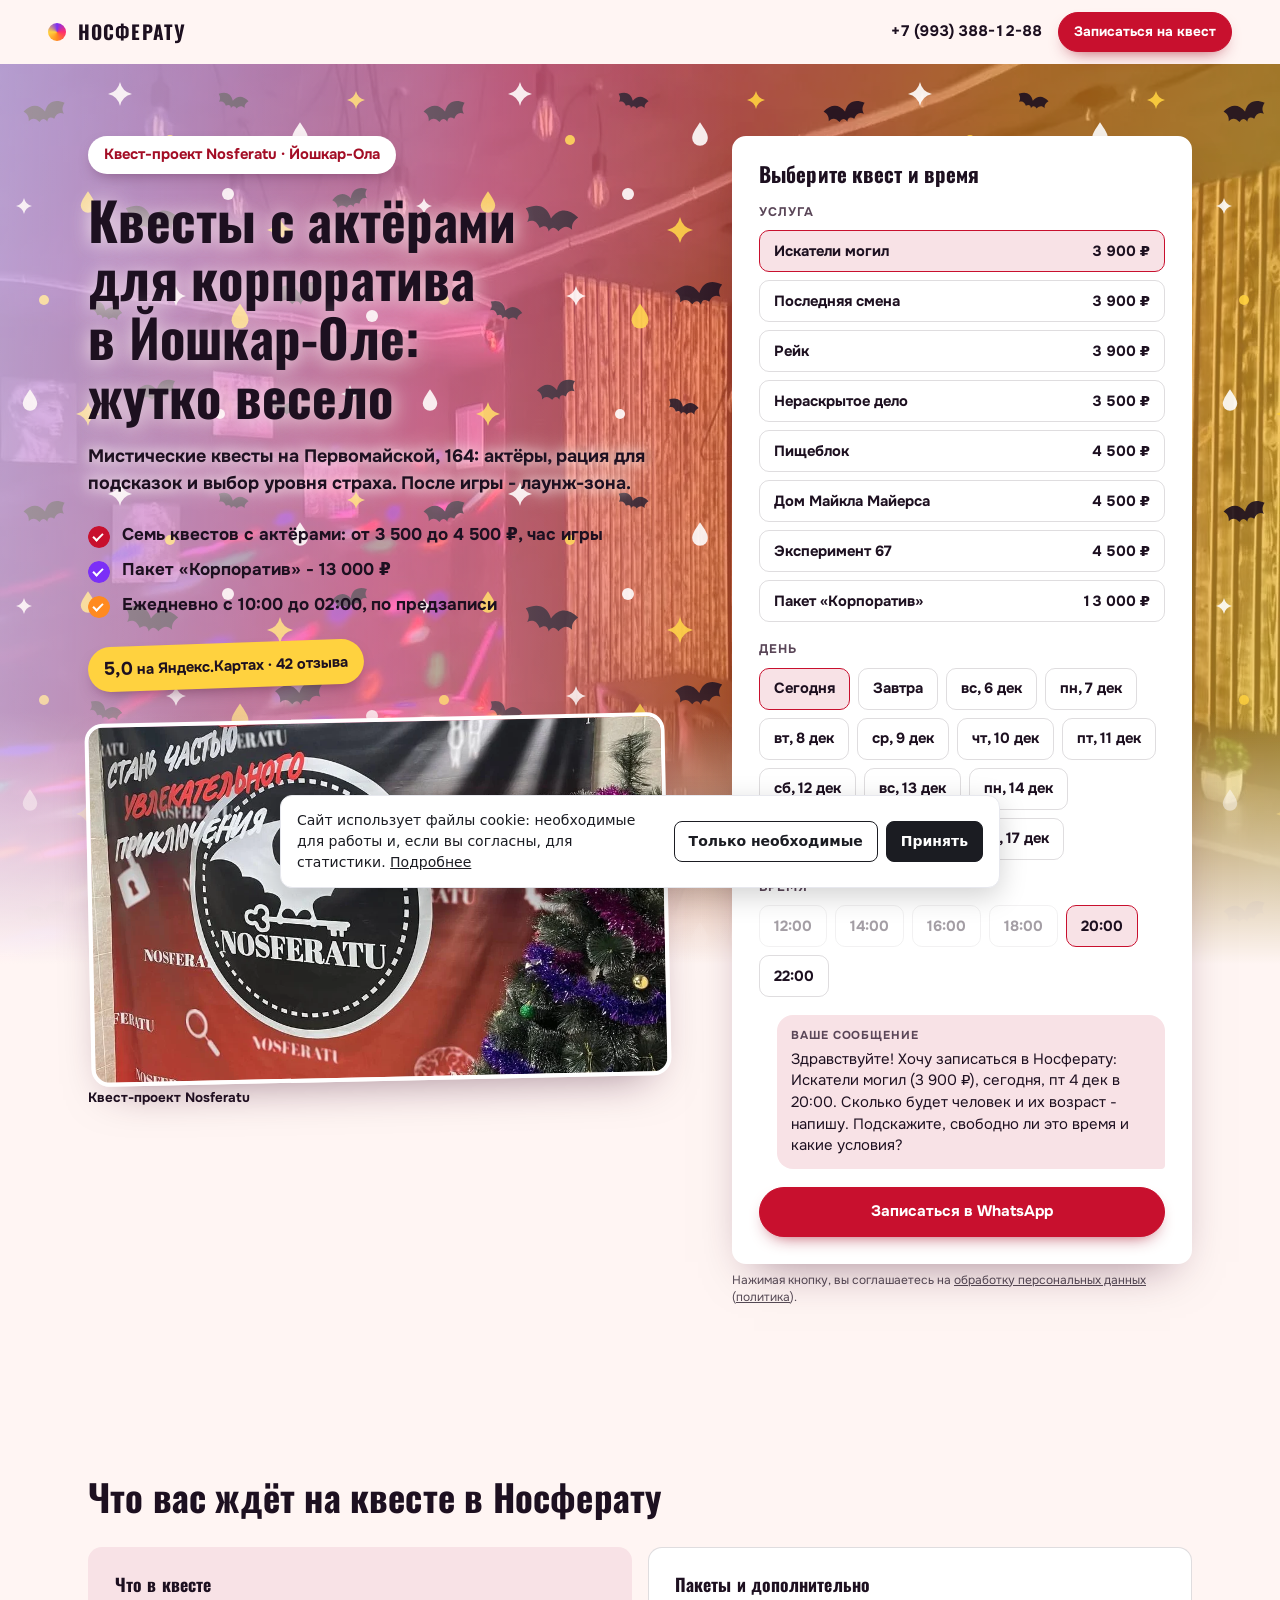
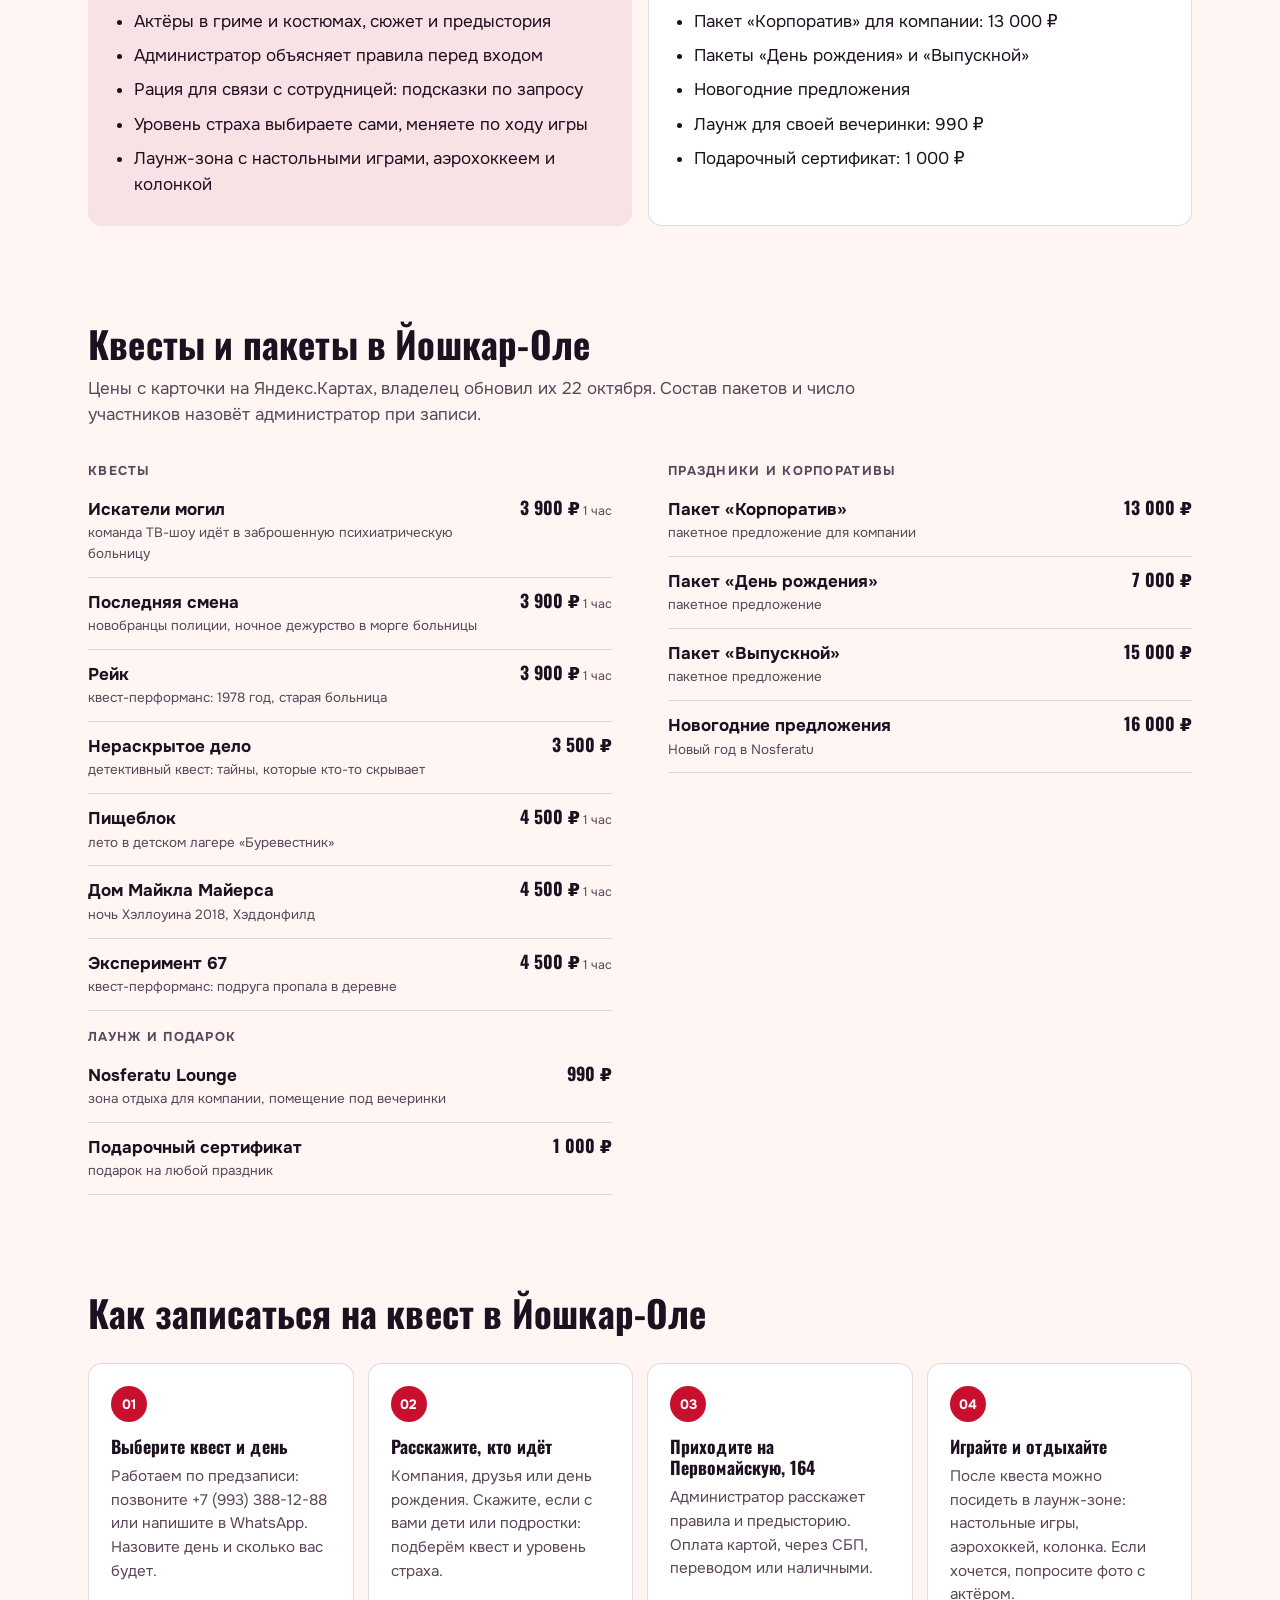
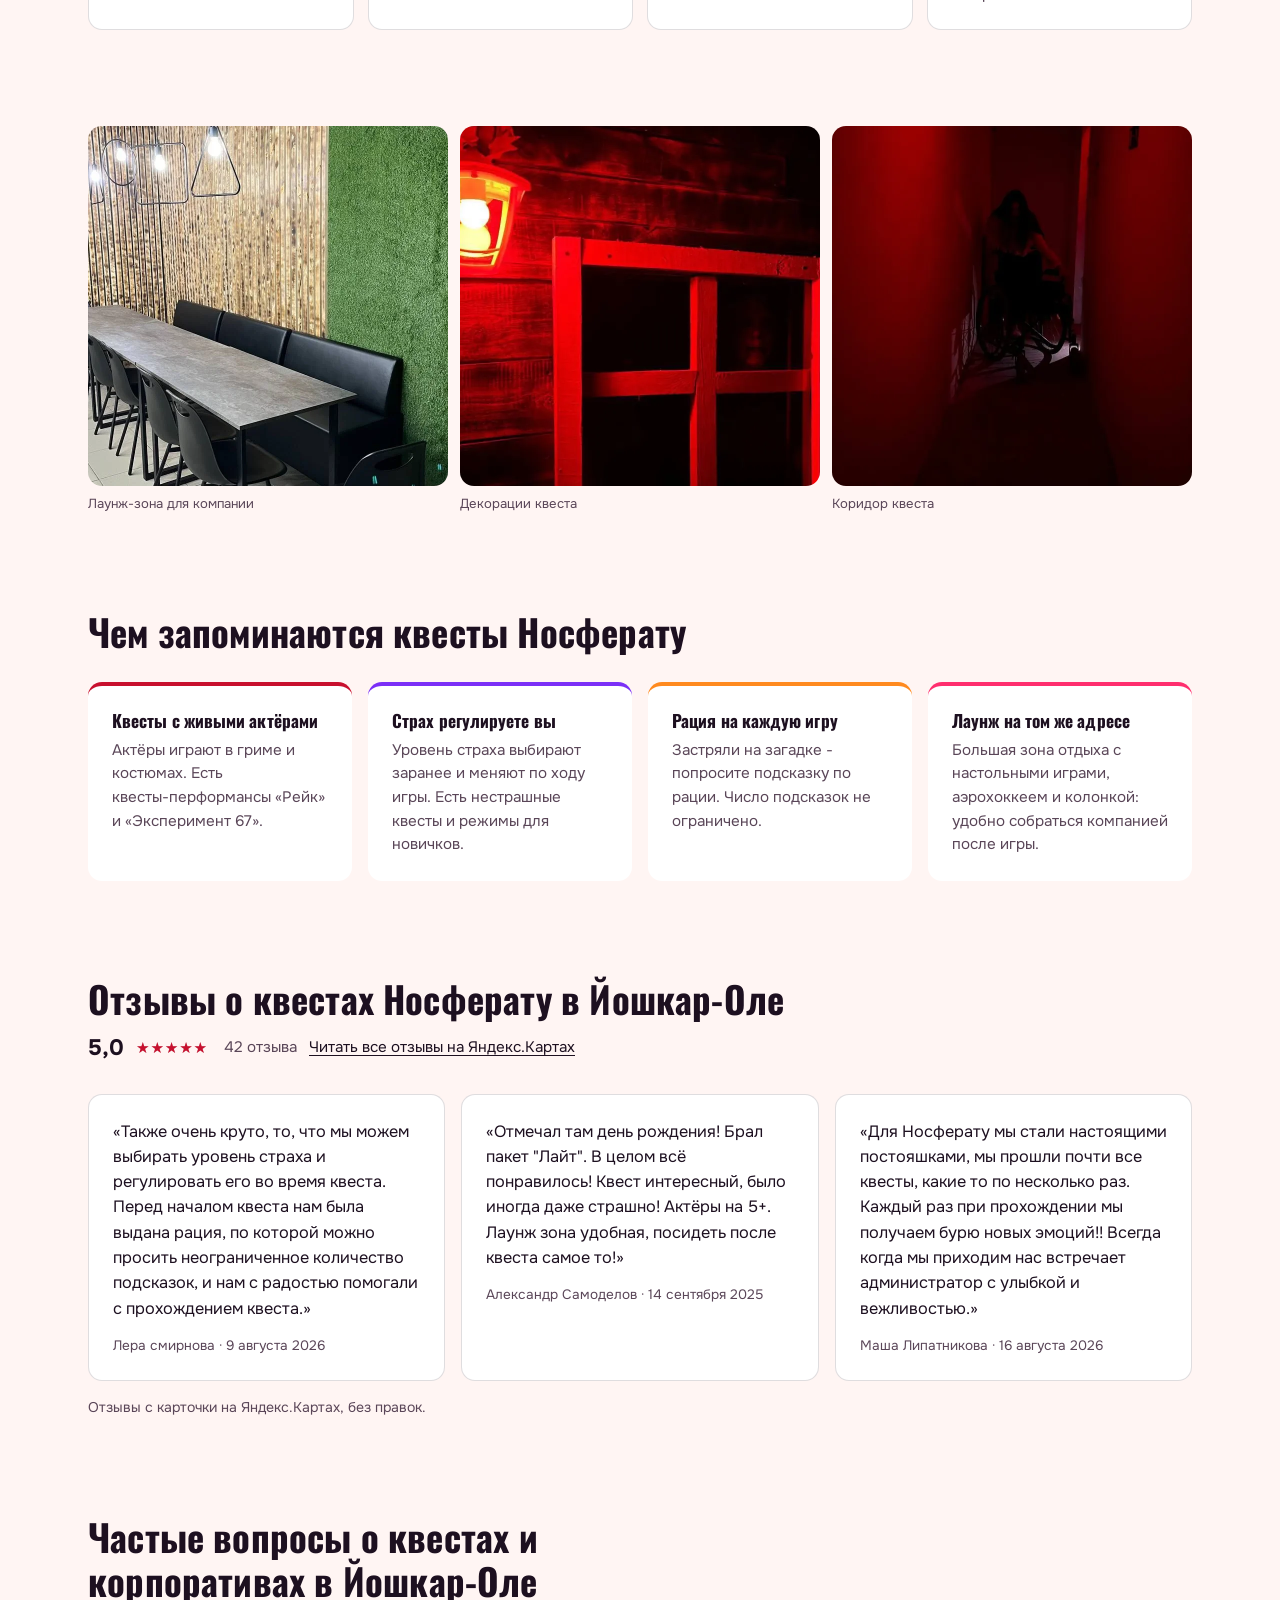
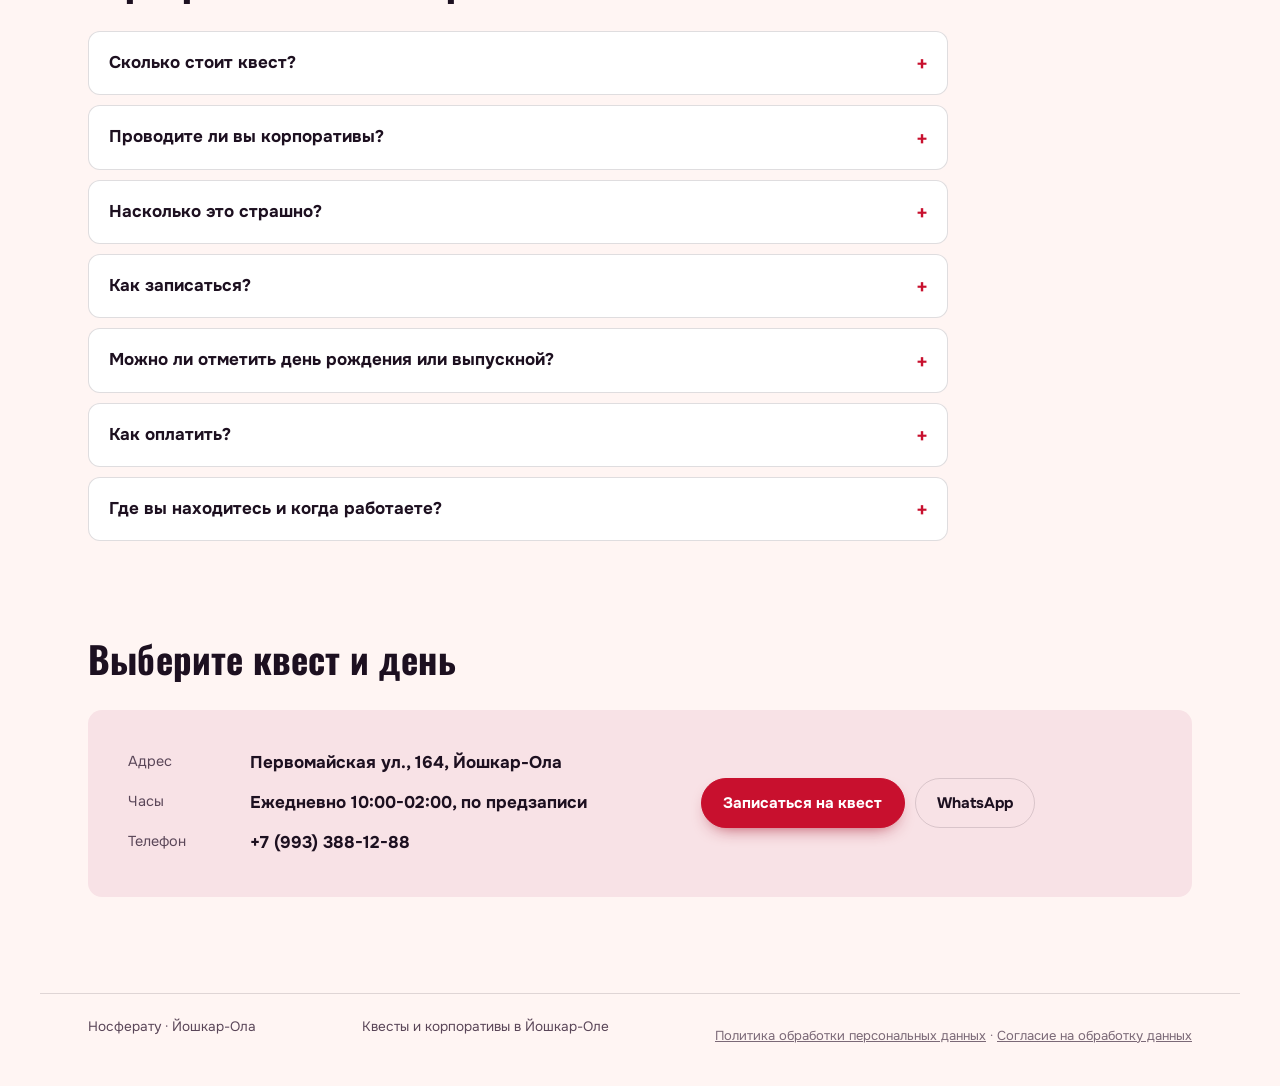
<file: index.html>
<!doctype html>
<html lang="ru">
<head>
<meta charset="utf-8">
<meta name="robots" content="noindex, nofollow" data-publish>
<meta name="viewport" content="width=device-width, initial-scale=1, viewport-fit=cover">
<title>Квесты с актёрами и корпоративы в Йошкар-Оле - Носферату</title>
<link rel="canonical" href="https://ajax55sv-cell.github.io/nosferatu-yoshkar-ola/">
<meta name="description" content="Квест-проект «Носферату» в Йошкар-Оле, Первомайская, 164: семь мистических квестов с актёрами от 3 500 ₽, пакет «Корпоратив» 13 000 ₽, лаунж-зона. 5,0 на Яндекс Картах, 42 отзыва. Запись по телефону и в WhatsApp.">
<meta property="og:type" content="website">
<meta property="og:url" content="https://ajax55sv-cell.github.io/nosferatu-yoshkar-ola/">
<meta property="og:site_name" content="Носферату">
<meta property="og:locale" content="ru_RU">
<meta property="og:title" content="Квесты с актёрами и корпоративы в Йошкар-Оле - Носферату">
<meta property="og:description" content="Квест-проект «Носферату» в Йошкар-Оле, Первомайская, 164: семь мистических квестов с актёрами от 3 500 ₽, пакет «Корпоратив» 13 000 ₽, лаунж-зона. 5,0 на Яндекс Картах, 42 отзыва. Запись по телефону и в WhatsApp.">
<meta property="og:image" content="https://ajax55sv-cell.github.io/nosferatu-yoshkar-ola/assets/og.jpg">
<link rel="preload" as="font" type="font/woff2" href="assets/fonts/oswald-cyrillic-700.woff2" crossorigin>
<link rel="preload" as="image" href="assets/hero.webp" fetchpriority="high">
<link rel="icon" href="data:image/svg+xml,%3Csvg xmlns=%27http://www.w3.org/2000/svg%27 viewBox=%270 0 32 32%27%3E%3Crect x=%276%27 y=%276%27 width=%2720%27 height=%2720%27 rx=%275%27 fill=%27%23c8102e%27/%3E%3C/svg%3E">
<style>
@font-face{font-family:'Oswald';font-style:normal;font-weight:700;font-display:swap;src:url('assets/fonts/oswald-cyrillic-700.woff2') format('woff2');unicode-range:U+0301,U+0400-045F,U+0490-0491,U+04B0-04B1,U+2116;}
@font-face{font-family:'Oswald';font-style:normal;font-weight:700;font-display:swap;src:url('assets/fonts/oswald-latin-700.woff2') format('woff2');unicode-range:U+0000-00FF,U+0131,U+0152-0153,U+02BB-02BC,U+02C6,U+02DA,U+02DC,U+2000-206F,U+20AC,U+2122,U+2191,U+2193,U+2212,U+2215;}
@font-face{font-family:'Onest';font-style:normal;font-weight:400;font-display:swap;src:url('assets/fonts/onest-cyrillic-400.woff2') format('woff2');unicode-range:U+0301,U+0400-045F,U+0490-0491,U+04B0-04B1,U+2116;}
@font-face{font-family:'Onest';font-style:normal;font-weight:400;font-display:swap;src:url('assets/fonts/onest-latin-400.woff2') format('woff2');unicode-range:U+0000-00FF,U+0131,U+0152-0153,U+02BB-02BC,U+02C6,U+02DA,U+02DC,U+2000-206F,U+20AC,U+2122,U+2191,U+2193,U+2212,U+2215;}
@font-face{font-family:'Onest';font-style:normal;font-weight:700;font-display:swap;src:url('assets/fonts/onest-cyrillic-700.woff2') format('woff2');unicode-range:U+0301,U+0400-045F,U+0490-0491,U+04B0-04B1,U+2116;}
@font-face{font-family:'Onest';font-style:normal;font-weight:700;font-display:swap;src:url('assets/fonts/onest-latin-700.woff2') format('woff2');unicode-range:U+0000-00FF,U+0131,U+0152-0153,U+02BB-02BC,U+02C6,U+02DA,U+02DC,U+2000-206F,U+20AC,U+2122,U+2191,U+2193,U+2212,U+2215;}

:root { --c-canvas: #fff5f3; --c-surface: #ffffff; --c-ink: #1d1020; --c-ink-soft: #5a4658; --c-accent: #c8102e; --c-accent-ink: #ffffff; --c-accent-deep: #a30d25; --f-display: 'Oswald', 'Arial Narrow', 'Segoe UI', system-ui, sans-serif; --f-text: 'Onest', 'Segoe UI', system-ui, sans-serif; --h1k: 1; }
</style>
<link rel="stylesheet" href="style-prod.css">
<script type="application/ld+json">[{"@context":"https://schema.org","@type":"EntertainmentBusiness","name":"Носферату","description":"Квест-проект в Йошкар-Оле: мистические квесты с актёрами, пакеты для корпоративов, дней рождения и выпускных, лаунж-зона.","url":"https://ajax55sv-cell.github.io/nosferatu-yoshkar-ola/","image":"https://ajax55sv-cell.github.io/nosferatu-yoshkar-ola/assets/og.jpg","telephone":"+79933881288","openingHoursSpecification":[{"@type":"OpeningHoursSpecification","dayOfWeek":["Monday","Tuesday","Wednesday","Thursday","Friday","Saturday","Sunday"],"opens":"10:00","closes":"02:00"}],"address":{"@type":"PostalAddress","streetAddress":"Первомайская улица, 164","addressLocality":"Йошкар-Ола","addressRegion":"Республика Марий Эл","addressCountry":"RU"},"aggregateRating":{"@type":"AggregateRating","ratingValue":"5.0","ratingCount":"57","reviewCount":"42"},"paymentAccepted":"Банковская карта, СБП, банковский перевод, наличные","hasOfferCatalog":{"@type":"OfferCatalog","name":"Квесты и пакеты","itemListElement":[{"@type":"Offer","itemOffered":{"@type":"Service","name":"Искатели могил"}},{"@type":"Offer","itemOffered":{"@type":"Service","name":"Последняя смена"}},{"@type":"Offer","itemOffered":{"@type":"Service","name":"Рейк"}},{"@type":"Offer","itemOffered":{"@type":"Service","name":"Нераскрытое дело"}},{"@type":"Offer","itemOffered":{"@type":"Service","name":"Пищеблок"}},{"@type":"Offer","itemOffered":{"@type":"Service","name":"Дом Майкла Майерса"}},{"@type":"Offer","itemOffered":{"@type":"Service","name":"Эксперимент 67"}},{"@type":"Offer","itemOffered":{"@type":"Service","name":"Пакет «Корпоратив»"}},{"@type":"Offer","itemOffered":{"@type":"Service","name":"Пакет «День рождения»"}},{"@type":"Offer","itemOffered":{"@type":"Service","name":"Пакет «Выпускной»"}},{"@type":"Offer","itemOffered":{"@type":"Service","name":"Новогодние предложения"}},{"@type":"Offer","itemOffered":{"@type":"Service","name":"Nosferatu Lounge"}},{"@type":"Offer","itemOffered":{"@type":"Service","name":"Подарочный сертификат"}}]},"sameAs":["https://yandex.ru/maps/org/nosferatu/34742345087/","https://vk.ru/nosferatu_yo","https://www.youtube.com/@nosferatu_yo"]},{"@context":"https://schema.org","@type":"FAQPage","mainEntity":[{"@type":"Question","name":"Сколько стоит квест?","acceptedAnswer":{"@type":"Answer","text":"Квесты на Первомайской стоят от 3 500 до 4 500 ₽, игра идёт около часа. Цены с карточки на Яндекс.Картах. Сколько человек может играть и что входит, назовёт администратор при записи."}},{"@type":"Question","name":"Проводите ли вы корпоративы?","acceptedAnswer":{"@type":"Answer","text":"Да, на карточке указаны корпоративные мероприятия и квесты для больших компаний. Есть пакет «Корпоратив» за 13 000 ₽. Что в него входит и на сколько человек, уточните по телефону +7 (993) 388-12-88."}},{"@type":"Question","name":"Насколько это страшно?","acceptedAnswer":{"@type":"Answer","text":"Уровень страха выбирают заранее и могут менять во время квеста, а по рации можно просить подсказки. Есть нестрашные квесты и режимы для новичков. Если идёте с детьми или подростками, скажите об этом при записи."}},{"@type":"Question","name":"Как записаться?","acceptedAnswer":{"@type":"Answer","text":"Работаем по предзаписи. Позвоните +7 (993) 388-12-88, напишите в WhatsApp или в сообщения группы ВКонтакте."}},{"@type":"Question","name":"Можно ли отметить день рождения или выпускной?","acceptedAnswer":{"@type":"Answer","text":"Да. Есть пакеты «День рождения» за 7 000 ₽ и «Выпускной» за 15 000 ₽, новогодние предложения и лаунж-зона для вечеринки за 990 ₽. Состав пакетов уточняйте при записи."}},{"@type":"Question","name":"Как оплатить?","acceptedAnswer":{"@type":"Answer","text":"Картой, через СБП, банковским переводом или наличными."}},{"@type":"Question","name":"Где вы находитесь и когда работаете?","acceptedAnswer":{"@type":"Answer","text":"Йошкар-Ола, Первомайская ул., 164. Работаем ежедневно с 10:00 до 02:00, по предзаписи. На этом адресе две локации с квестами."}}]}]</script>
<style>
/* legal-add */
.legal-links{margin-top:10px;font-size:13px;opacity:.8;hyphens:none}
.legal-links a{color:inherit}
.ckn{margin:8px 0 0;font-size:12px;line-height:1.45;opacity:.75;hyphens:none}
.ckn a{color:inherit;text-decoration:underline}
.ckb{position:fixed;left:12px;right:12px;bottom:12px;z-index:9999;max-width:720px;margin:0 auto;padding:14px 16px;background:#fff;color:#1b1c22;border:1px solid #e7e8ee;border-radius:12px;box-shadow:0 8px 28px rgba(0,0,0,.18);font:400 14px/1.5 system-ui,-apple-system,"Segoe UI",Arial,sans-serif;hyphens:none;display:flex;gap:12px;align-items:center;flex-wrap:wrap}
.ckb p{margin:0;flex:1 1 280px}
.ckb a{color:inherit;text-decoration:underline}
.ckb__b{display:flex;gap:8px;flex-wrap:wrap}
.ckb button{font:inherit;font-weight:600;padding:9px 14px;border-radius:8px;border:1px solid #1b1c22;background:#fff;color:#1b1c22;cursor:pointer}
.ckb button[data-v="all"]{background:#1b1c22;color:#fff}
</style>
</head>
<body class="s-prod" id="top" data-wa="79933881288" data-tg="" data-max="">
<header class="s-bar" data-s-bar>
  <a class="s-bar__brand" href="#top"><i aria-hidden="true"></i>Носферату</a>
  <div class="s-bar__right">
    <a class="s-bar__tel" href="tel:+79933881288"><span class="nw">+7 (993) 388-12-88</span></a>
    <a class="s-btn s-btn--sm" href="#widget">Записаться на квест</a>
  </div>
</header>
<main>
  <section class="s-hero">
    <div class="s-hero__text">
      <p class="s-eyebrow"><span class="nw">Квест-проект</span> Nosferatu · <span class="nw">Йошкар-Ола</span></p>
      <h1>Квесты с актёрами для корпоратива в <span class="nw">Йошкар-Оле</span>: жутко весело</h1>
      <p class="s-lead">Мистические квесты на Первомайской, 164: актёры, рация для подсказок и выбор уровня страха. После игры - <span class="nw">лаунж-зона</span>.</p>
      <ul class="s-ticks"><li>Семь квестов с актёрами: от 3 500 до 4 500 ₽, час игры</li><li>Пакет «Корпоратив» - 13 000 ₽</li><li>Ежедневно с 10:00 до 02:00, по предзаписи</li></ul>
      <p class="s-rating"><b>5,0</b> на Яндекс.Картах · 42 отзыва</p>
      <figure class="s-hero__photo"><img class="" src="assets/logo.webp" alt="Круглый логотип Nosferatu с летучей мышью и ключом на красно-чёрном баннере в холле квест-проекта" loading="lazy" decoding="async" style="object-position:50% 50%"><figcaption><span class="nw">Квест-проект</span> Nosferatu</figcaption></figure>
    </div>
    <div class="s-hero__widget" id="widget"><form class="s-widget" data-s-booking data-days="14" data-closed="" data-slots="12:00,14:00,16:00,18:00,20:00,22:00" data-message="Здравствуйте! Хочу записаться в Носферату: {услуга}, {день} в {время}. Сколько будет человек и их возраст - напишу. Подскажите, свободно ли это время и какие условия?" onsubmit="return false">
      <h2 class="s-widget__title">Выберите квест и время</h2>
      <fieldset><legend>Услуга</legend>
        <div class="s-chips s-chips--col"><label class="s-chip s-chip--row"><input type="radio" name="svc" value="0" data-name="Искатели могил" data-price="3900" data-from="" data-min="" checked><span>Искатели могил</span><b>3 900 ₽</b></label><label class="s-chip s-chip--row"><input type="radio" name="svc" value="1" data-name="Последняя смена" data-price="3900" data-from="" data-min=""><span>Последняя смена</span><b>3 900 ₽</b></label><label class="s-chip s-chip--row"><input type="radio" name="svc" value="2" data-name="Рейк" data-price="3900" data-from="" data-min=""><span>Рейк</span><b>3 900 ₽</b></label><label class="s-chip s-chip--row"><input type="radio" name="svc" value="3" data-name="Нераскрытое дело" data-price="3500" data-from="" data-min=""><span>Нераскрытое дело</span><b>3 500 ₽</b></label><label class="s-chip s-chip--row"><input type="radio" name="svc" value="4" data-name="Пищеблок" data-price="4500" data-from="" data-min=""><span>Пищеблок</span><b>4 500 ₽</b></label><label class="s-chip s-chip--row"><input type="radio" name="svc" value="5" data-name="Дом Майкла Майерса" data-price="4500" data-from="" data-min=""><span>Дом Майкла Майерса</span><b>4 500 ₽</b></label><label class="s-chip s-chip--row"><input type="radio" name="svc" value="6" data-name="Эксперимент 67" data-price="4500" data-from="" data-min=""><span>Эксперимент 67</span><b>4 500 ₽</b></label><label class="s-chip s-chip--row"><input type="radio" name="svc" value="7" data-name="Пакет «Корпоратив»" data-price="13000" data-from="" data-min=""><span>Пакет «Корпоратив»</span><b>13 000 ₽</b></label></div>
      </fieldset>
      <fieldset><legend>День</legend><div class="s-chips" data-s-days></div></fieldset>
      <fieldset><legend>Время</legend><div class="s-chips" data-s-times></div></fieldset>
      <div class="s-bubble" aria-live="polite"><span class="s-bubble__label">Ваше сообщение</span><p data-s-bubble></p></div>
      <div class="s-send">
        <a class="s-btn s-btn--wide" data-s-msg="whatsapp" href="https://wa.me/79933881288" target="_blank" rel="noopener">Записаться в WhatsApp</a>
        
      </div>
      <p class="s-send__note" data-s-copied hidden>Текст скопирован - вставьте его в чат.</p>
      
    </form><p class="ckn">Нажимая кнопку, вы соглашаетесь на <a href="soglasie.html">обработку персональных данных</a> (<a href="politika.html">политика</a>).</p></div>
    <figure class="s-hero__bg" aria-hidden="true"><img class="" src="assets/hero.webp" alt="Лаунж-зона квест-проекта: длинный стол и чёрные стулья у стены из бамбука, на полу цветные огни дискотечного шара" decoding="async" style="object-position:50% 50%" fetchpriority="high"></figure>
  </section>

  <section class="s-section s-reveal">
    <header class="s-section__head"><h2>Что вас ждёт на квесте в Носферату</h2></header>
    <div class="s-incl">
      <div><h3>Что в квесте</h3><ul><li>Актёры в гриме и костюмах, сюжет и предыстория</li><li>Администратор объясняет правила перед входом</li><li>Рация для связи с сотрудницей: подсказки по запросу</li><li>Уровень страха выбираете сами, меняете по ходу игры</li><li><span class="nw">Лаунж-зона</span> с настольными играми, аэрохоккеем и колонкой</li></ul></div>
      <div><h3>Пакеты и дополнительно</h3><ul><li>Пакет «Корпоратив» для компании: 13 000 ₽</li><li>Пакеты «День рождения» и «Выпускной»</li><li>Новогодние предложения</li><li>Лаунж для своей вечеринки: 990 ₽</li><li>Подарочный сертификат: 1 000 ₽</li></ul></div>
    </div>
  </section>

  <section class="s-section s-reveal" id="prices">
    <header class="s-section__head"><h2>Квесты и пакеты в <span class="nw">Йошкар-Оле</span></h2><p>Цены с карточки на Яндекс.Картах, владелец обновил их 22 октября. Состав пакетов и число участников назовёт администратор при записи.</p></header>
    <div class="s-board"><div class="s-board__group">
      <h3 class="s-board__title">Квесты</h3>
      <ul class="s-board__list">
        <li class="s-board__row"><span class="s-board__name">Искатели могил<em>команда <span class="nw">ТВ-шоу</span> идёт в заброшенную психиатрическую больницу</em></span><span class="s-board__dots" aria-hidden="true"></span><span class="s-board__price">3 900 ₽<small> 1 час</small></span></li>
        <li class="s-board__row"><span class="s-board__name">Последняя смена<em>новобранцы полиции, ночное дежурство в морге больницы</em></span><span class="s-board__dots" aria-hidden="true"></span><span class="s-board__price">3 900 ₽<small> 1 час</small></span></li>
        <li class="s-board__row"><span class="s-board__name">Рейк<em><span class="nw">квест-перформанс</span>: 1978 год, старая больница</em></span><span class="s-board__dots" aria-hidden="true"></span><span class="s-board__price">3 900 ₽<small> 1 час</small></span></li>
        <li class="s-board__row"><span class="s-board__name">Нераскрытое дело<em>детективный квест: тайны, которые <span class="nw">кто-то</span> скрывает</em></span><span class="s-board__dots" aria-hidden="true"></span><span class="s-board__price">3 500 ₽</span></li>
        <li class="s-board__row"><span class="s-board__name">Пищеблок<em>лето в детском лагере «Буревестник»</em></span><span class="s-board__dots" aria-hidden="true"></span><span class="s-board__price">4 500 ₽<small> 1 час</small></span></li>
        <li class="s-board__row"><span class="s-board__name">Дом Майкла Майерса<em>ночь Хэллоуина 2018, Хэддонфилд</em></span><span class="s-board__dots" aria-hidden="true"></span><span class="s-board__price">4 500 ₽<small> 1 час</small></span></li>
        <li class="s-board__row"><span class="s-board__name">Эксперимент 67<em><span class="nw">квест-перформанс</span>: подруга пропала в деревне</em></span><span class="s-board__dots" aria-hidden="true"></span><span class="s-board__price">4 500 ₽<small> 1 час</small></span></li>
      </ul>
    </div>
<div class="s-board__group">
      <h3 class="s-board__title">Праздники и корпоративы</h3>
      <ul class="s-board__list">
        <li class="s-board__row"><span class="s-board__name">Пакет «Корпоратив»<em>пакетное предложение для компании</em></span><span class="s-board__dots" aria-hidden="true"></span><span class="s-board__price">13 000 ₽</span></li>
        <li class="s-board__row"><span class="s-board__name">Пакет «День рождения»<em>пакетное предложение</em></span><span class="s-board__dots" aria-hidden="true"></span><span class="s-board__price">7 000 ₽</span></li>
        <li class="s-board__row"><span class="s-board__name">Пакет «Выпускной»<em>пакетное предложение</em></span><span class="s-board__dots" aria-hidden="true"></span><span class="s-board__price">15 000 ₽</span></li>
        <li class="s-board__row"><span class="s-board__name">Новогодние предложения<em>Новый год в Nosferatu</em></span><span class="s-board__dots" aria-hidden="true"></span><span class="s-board__price">16 000 ₽</span></li>
      </ul>
    </div>
<div class="s-board__group">
      <h3 class="s-board__title">Лаунж и подарок</h3>
      <ul class="s-board__list">
        <li class="s-board__row"><span class="s-board__name">Nosferatu Lounge<em>зона отдыха для компании, помещение под вечеринки</em></span><span class="s-board__dots" aria-hidden="true"></span><span class="s-board__price">990 ₽</span></li>
        <li class="s-board__row"><span class="s-board__name">Подарочный сертификат<em>подарок на любой праздник</em></span><span class="s-board__dots" aria-hidden="true"></span><span class="s-board__price">1 000 ₽</span></li>
      </ul>
    </div></div>
    
  </section>

  <section class="s-section s-reveal">
    <header class="s-section__head"><h2>Как записаться на квест в <span class="nw">Йошкар-Оле</span></h2></header>
    <ol class="s-steps">
      <li class="s-steps__item"><span class="s-steps__n">01</span><h3>Выберите квест и день</h3><p>Работаем по предзаписи: позвоните <span class="nw">+7 (993) 388-12-88</span> или напишите в WhatsApp. Назовите день и сколько вас будет.</p></li>
      <li class="s-steps__item"><span class="s-steps__n">02</span><h3>Расскажите, кто идёт</h3><p>Компания, друзья или день рождения. Скажите, если с вами дети или подростки: подберём квест и уровень страха.</p></li>
      <li class="s-steps__item"><span class="s-steps__n">03</span><h3>Приходите на Первомайскую, 164</h3><p>Администратор расскажет правила и предысторию. Оплата картой, через СБП, переводом или наличными.</p></li>
      <li class="s-steps__item"><span class="s-steps__n">04</span><h3>Играйте и отдыхайте</h3><p>После квеста можно посидеть в <span class="nw">лаунж-зоне</span>: настольные игры, аэрохоккей, колонка. Если хочется, попросите фото с актёром.</p></li>
    </ol>
  </section>

  <section class="s-photos s-reveal" aria-label="Фото Носферату"><h2 class="sr-only">Фото <span class="nw">лаунж-зоны</span> и декораций квестов Носферату в <span class="nw">Йошкар-Оле</span></h2><figure><img class="" src="assets/lounge.webp" alt="Длинный стол с чёрными стульями и диванами у стены из бамбука и искусственной травы в лаунж-зоне" loading="lazy" decoding="async"><figcaption><span class="nw">Лаунж-зона</span> для компании</figcaption></figure><figure><img class="" src="assets/okno.webp" alt="Красный фонарь и окно на деревянной стене в декорациях квеста" loading="lazy" decoding="async"><figcaption>Декорации квеста</figcaption></figure><figure><img class="" src="assets/koridor.webp" alt="Длинный коридор в красном свете, в конце силуэт девушки" loading="lazy" decoding="async"><figcaption>Коридор квеста</figcaption></figure></section>

  <section class="s-section s-reveal">
    <header class="s-section__head"><h2>Чем запоминаются квесты Носферату</h2></header>
    <ul class="s-promises">
      <li><h3>Квесты с живыми актёрами</h3><p>Актёры играют в гриме и костюмах. Есть <span class="nw">квесты-перформансы</span> «Рейк» и «Эксперимент 67».</p></li>
      <li><h3>Страх регулируете вы</h3><p>Уровень страха выбирают заранее и меняют по ходу игры. Есть нестрашные квесты и режимы для новичков.</p></li>
      <li><h3>Рация на каждую игру</h3><p>Застряли на загадке - попросите подсказку по рации. Число подсказок не ограничено.</p></li>
      <li><h3>Лаунж на том же адресе</h3><p>Большая зона отдыха с настольными играми, аэрохоккеем и колонкой: удобно собраться компанией после игры.</p></li>
    </ul>
  </section>

  <section class="s-section s-reveal">
    <header class="s-section__head s-section__head--reviews"><h2>Отзывы о квестах Носферату в <span class="nw">Йошкар-Оле</span></h2><p class="s-reviews__rating"><span class="s-reviews__num">5,0</span><span class="s-reviews__stars" style="--r: 5" aria-label="рейтинг 5,0 из 5"></span><span class="s-reviews__count">42 отзыва</span><a class="s-reviews__all" href="https://yandex.ru/maps/org/nosferatu/34742345087/" target="_blank" rel="noopener">Читать все отзывы на Яндекс.Картах</a></p></header>
    <ul class="s-reviews">
      <li><blockquote>«Также очень круто, то, что мы можем выбирать уровень страха и регулировать его во время квеста. Перед началом квеста нам была выдана рация, по которой можно просить неограниченное количество подсказок, и нам с радостью помогали с прохождением квеста.»</blockquote><p class="s-reviews__who">Лера смирнова · 9 августа 2026</p></li>
      <li><blockquote>«Отмечал там день рождения! Брал пакет "Лайт". В целом всё понравилось! Квест интересный, было иногда даже страшно! Актёры на 5+. Лаунж зона удобная, посидеть после квеста самое то!»</blockquote><p class="s-reviews__who">Александр Самоделов · 14 сентября 2025</p></li>
      <li><blockquote>«Для Носферату мы стали настоящими постояшками, мы прошли почти все квесты, какие то по несколько раз. Каждый раз при прохождении мы получаем бурю новых эмоций!! Всегда когда мы приходим нас встречает администратор с улыбкой и вежливостью.»</blockquote><p class="s-reviews__who">Маша Липатникова · 16 августа 2026</p></li>
    </ul>
    <p class="s-note">Отзывы с карточки на Яндекс.Картах, без правок.</p>
  </section>

  <section class="s-section s-reveal">
    <header class="s-section__head"><h2>Частые вопросы о квестах и корпоративах в <span class="nw">Йошкар-Оле</span></h2></header>
    <div class="s-faq"><details><summary>Сколько стоит квест?</summary><p>Квесты на Первомайской стоят от 3 500 до 4 500 ₽, игра идёт около часа. Цены с карточки на Яндекс.Картах. Сколько человек может играть и что входит, назовёт администратор при записи.</p></details><details><summary>Проводите ли вы корпоративы?</summary><p>Да, на карточке указаны корпоративные мероприятия и квесты для больших компаний. Есть пакет «Корпоратив» за 13 000 ₽. Что в него входит и на сколько человек, уточните по телефону <span class="nw">+7 (993) 388-12-88</span>.</p></details><details><summary>Насколько это страшно?</summary><p>Уровень страха выбирают заранее и могут менять во время квеста, а по рации можно просить подсказки. Есть нестрашные квесты и режимы для новичков. Если идёте с детьми или подростками, скажите об этом при записи.</p></details><details><summary>Как записаться?</summary><p>Работаем по предзаписи. Позвоните <span class="nw">+7 (993) 388-12-88</span>, напишите в WhatsApp или в сообщения группы ВКонтакте.</p></details><details><summary>Можно ли отметить день рождения или выпускной?</summary><p>Да. Есть пакеты «День рождения» за 7 000 ₽ и «Выпускной» за 15 000 ₽, новогодние предложения и <span class="nw">лаунж-зона</span> для вечеринки за 990 ₽. Состав пакетов уточняйте при записи.</p></details><details><summary>Как оплатить?</summary><p>Картой, через СБП, банковским переводом или наличными.</p></details><details><summary>Где вы находитесь и когда работаете?</summary><p><span class="nw">Йошкар-Ола</span>, Первомайская ул., 164. Работаем ежедневно с 10:00 до 02:00, по предзаписи. На этом адресе две локации с квестами.</p></details></div>
  </section>

  <section class="s-section s-final s-reveal" id="contacts">
    <header class="s-section__head"><h2>Выберите квест и день</h2></header>
    <div class="s-contacts">
      <dl>
        <div><dt>Адрес</dt><dd>Первомайская ул., 164, <span class="nw">Йошкар-Ола</span></dd></div>
        <div><dt>Часы</dt><dd>Ежедневно 10:00-02:00, по предзаписи</dd></div>
        <div><dt>Телефон</dt><dd><a href="tel:+79933881288"><span class="nw">+7 (993) 388-12-88</span></a></dd></div>
      </dl>
      <div class="s-contacts__actions">
        <a class="s-btn" href="#widget">Записаться на квест</a>
        <a class="s-btn s-btn--ghost" data-s-msg="whatsapp" href="https://wa.me/79933881288" target="_blank" rel="noopener">WhatsApp</a>
        
      </div>
    </div>
  </section>
</main>
<footer class="s-foot"><p>Носферату · <span class="nw">Йошкар-Ола</span></p><p>Квесты и корпоративы в <span class="nw">Йошкар-Оле</span></p><p class="legal-links"><a href="politika.html">Политика обработки персональных данных</a> · <a href="soglasie.html">Согласие на обработку данных</a></p></footer>
<nav class="s-dock" aria-label="Быстрая связь"><a class="s-btn" href="#widget">Записаться на квест</a><a class="s-btn s-btn--ghost" href="tel:+79933881288">Позвонить</a></nav>
<script src="style.js" defer></script>
<script>
(function(){var K='cookie-choice';try{if(localStorage.getItem(K))return}catch(e){}
var b=document.createElement('div');b.className='ckb';b.setAttribute('role','dialog');b.setAttribute('aria-label','Файлы cookie');
b.innerHTML='<p>Сайт использует файлы cookie: необходимые для работы и, если вы согласны, для статистики. <a href="politika.html">Подробнее</a></p><div class="ckb__b"><button type="button" data-v="necessary">Только необходимые</button><button type="button" data-v="all">Принять</button></div>';
b.addEventListener('click',function(e){var v=e.target.getAttribute&&e.target.getAttribute('data-v');if(!v)return;try{localStorage.setItem(K,v)}catch(x){}try{document.dispatchEvent(new CustomEvent('cookie-choice',{detail:v}))}catch(x){}b.remove()});
document.body.appendChild(b)})();
</script>
<!-- legal-add -->
</body>
</html>
</file>
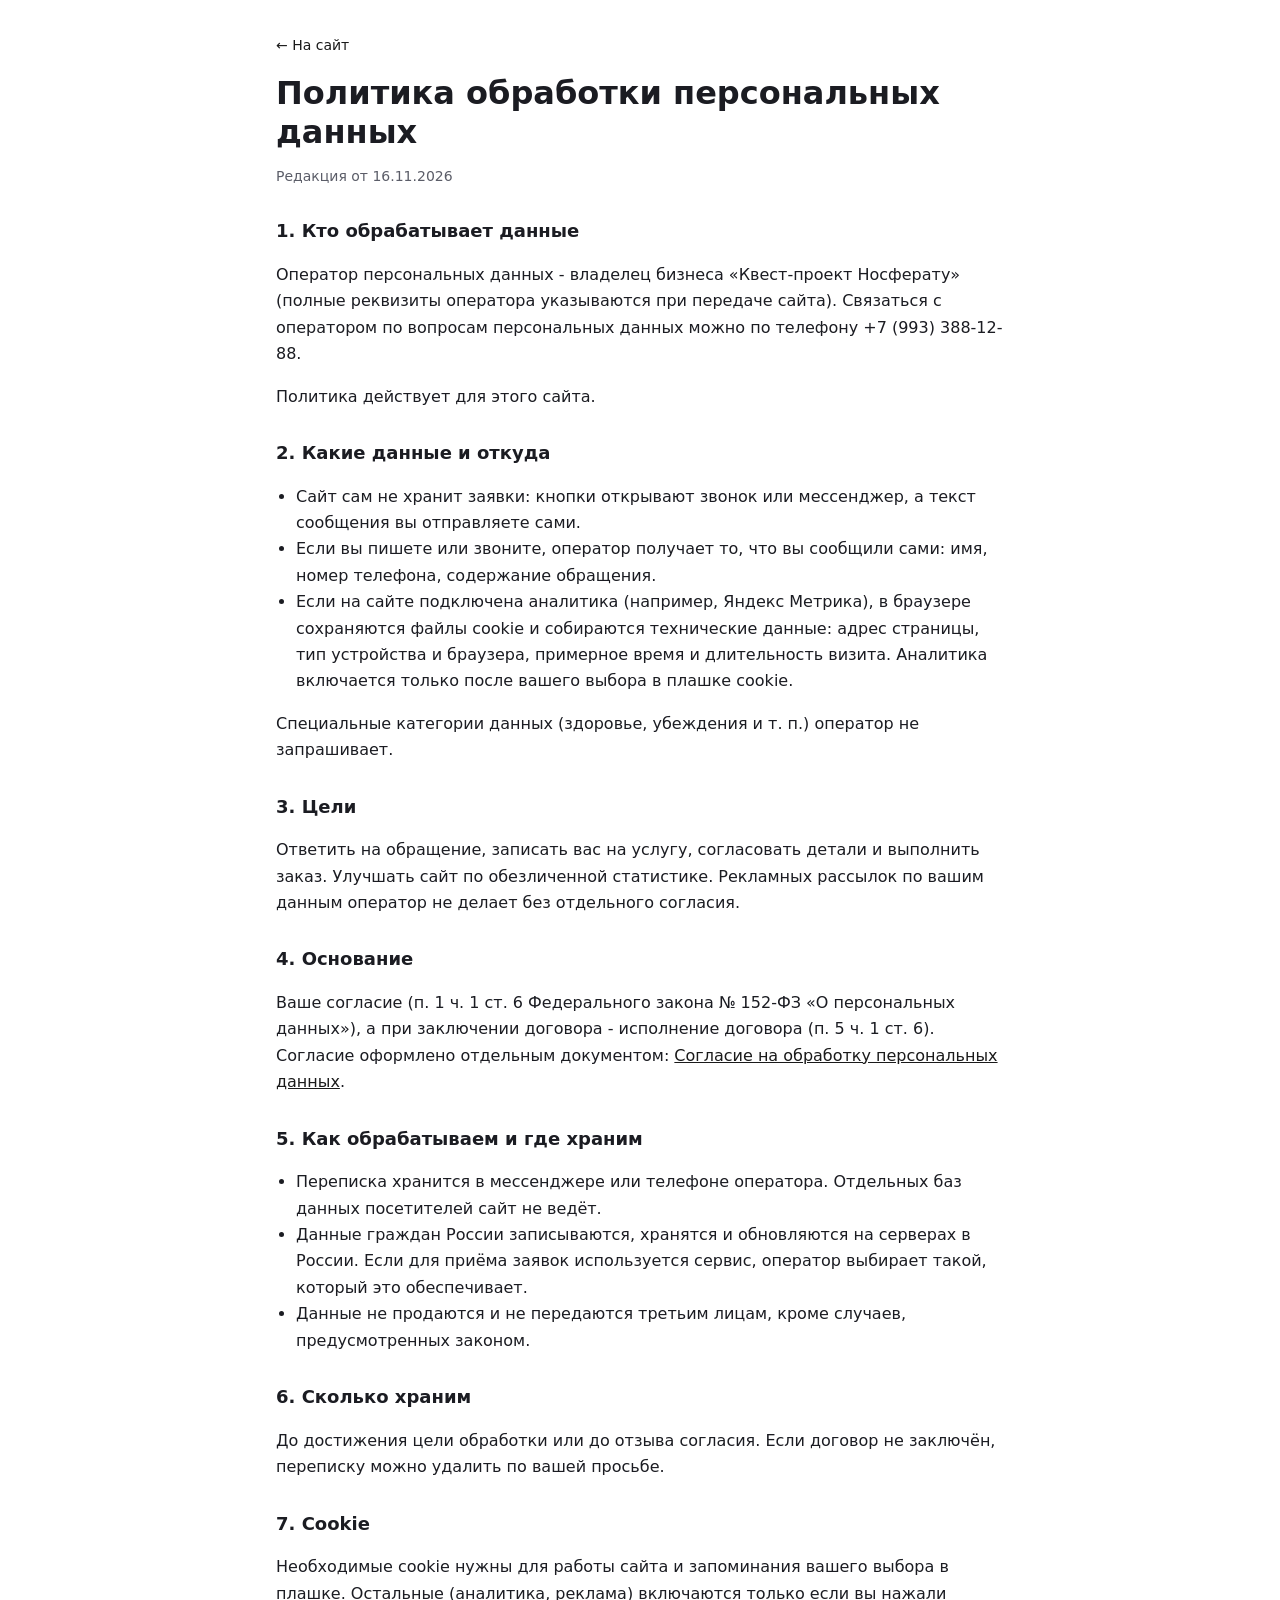
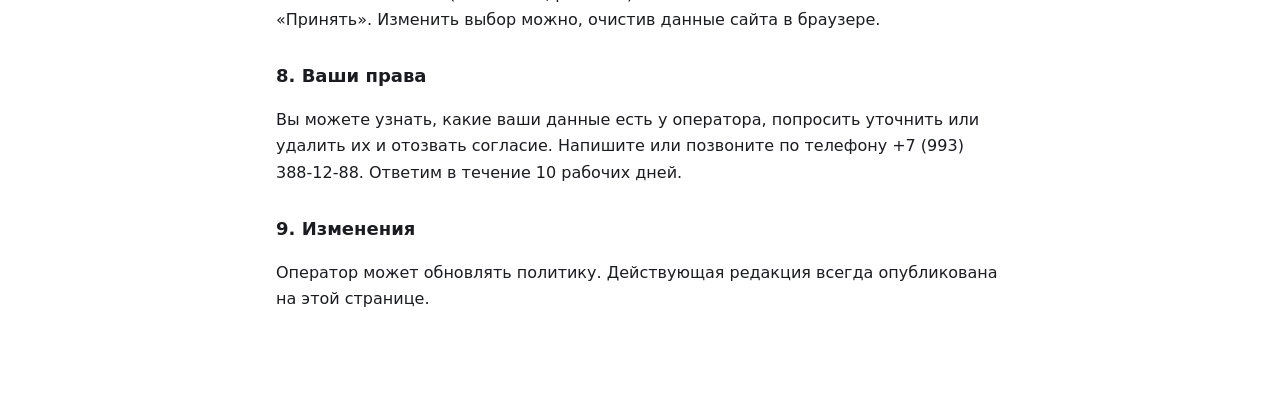
<file: politika.html>
<!doctype html>
<html lang="ru">
<head>
<meta charset="utf-8">
<meta name="viewport" content="width=device-width, initial-scale=1">
<title>Политика обработки персональных данных - Квест-проект Носферату</title>
<style>:root{--accent:#1a1a1a;--ink:#1b1c22;--ink-2:#5b5d68;--line:#e7e8ee}
*{box-sizing:border-box}
html,body,h1,h2,p,li{hyphens:none;-webkit-hyphens:none}
body{margin:0;background:#fff;color:var(--ink);font:400 16px/1.65 system-ui,-apple-system,"Segoe UI",Arial,sans-serif}
main{max-width:760px;margin:0 auto;padding:32px 16px 64px}
a{color:var(--accent)}
h1{font-size:clamp(24px,4vw,32px);line-height:1.2;margin:16px 0 6px}
h2{font-size:18px;margin:28px 0 8px}
.muted{color:var(--ink-2);font-size:14px}
.back{font-size:14px;text-decoration:none}
ul{padding-left:20px}</style>
</head>
<body>
<main>
<a class="back" href="./">← На сайт</a>
<h1>Политика обработки персональных данных</h1>
<p class="muted">Редакция от 16.11.2026</p>

<h2>1. Кто обрабатывает данные</h2>
<p>Оператор персональных данных - владелец бизнеса «Квест-проект Носферату» (полные реквизиты оператора указываются при передаче сайта). Связаться с оператором по вопросам персональных данных можно по телефону +7 (993) 388-12-88.</p>
<p>Политика действует для этого сайта.</p>

<h2>2. Какие данные и откуда</h2>
<ul>
<li>Сайт сам не хранит заявки: кнопки открывают звонок или мессенджер, а текст сообщения вы отправляете сами.</li>
<li>Если вы пишете или звоните, оператор получает то, что вы сообщили сами: имя, номер телефона, содержание обращения.</li>
<li>Если на сайте подключена аналитика (например, Яндекс Метрика), в браузере сохраняются файлы cookie и собираются технические данные: адрес страницы, тип устройства и браузера, примерное время и длительность визита. Аналитика включается только после вашего выбора в плашке cookie.</li>
</ul>
<p>Специальные категории данных (здоровье, убеждения и т. п.) оператор не запрашивает.</p>

<h2>3. Цели</h2>
<p>Ответить на обращение, записать вас на услугу, согласовать детали и выполнить заказ. Улучшать сайт по обезличенной статистике. Рекламных рассылок по вашим данным оператор не делает без отдельного согласия.</p>

<h2>4. Основание</h2>
<p>Ваше согласие (п. 1 ч. 1 ст. 6 Федерального закона № 152-ФЗ «О персональных данных»), а при заключении договора - исполнение договора (п. 5 ч. 1 ст. 6). Согласие оформлено отдельным документом: <a href="soglasie.html">Согласие на обработку персональных данных</a>.</p>

<h2>5. Как обрабатываем и где храним</h2>
<ul>
<li>Переписка хранится в мессенджере или телефоне оператора. Отдельных баз данных посетителей сайт не ведёт.</li>
<li>Данные граждан России записываются, хранятся и обновляются на серверах в России. Если для приёма заявок используется сервис, оператор выбирает такой, который это обеспечивает.</li>
<li>Данные не продаются и не передаются третьим лицам, кроме случаев, предусмотренных законом.</li>
</ul>

<h2>6. Сколько храним</h2>
<p>До достижения цели обработки или до отзыва согласия. Если договор не заключён, переписку можно удалить по вашей просьбе.</p>

<h2>7. Cookie</h2>
<p>Необходимые cookie нужны для работы сайта и запоминания вашего выбора в плашке. Остальные (аналитика, реклама) включаются только если вы нажали «Принять». Изменить выбор можно, очистив данные сайта в браузере.</p>

<h2>8. Ваши права</h2>
<p>Вы можете узнать, какие ваши данные есть у оператора, попросить уточнить или удалить их и отозвать согласие. Напишите или позвоните по телефону +7 (993) 388-12-88. Ответим в течение 10 рабочих дней.</p>

<h2>9. Изменения</h2>
<p>Оператор может обновлять политику. Действующая редакция всегда опубликована на этой странице.</p>

</main>
</body>
</html>
</file>
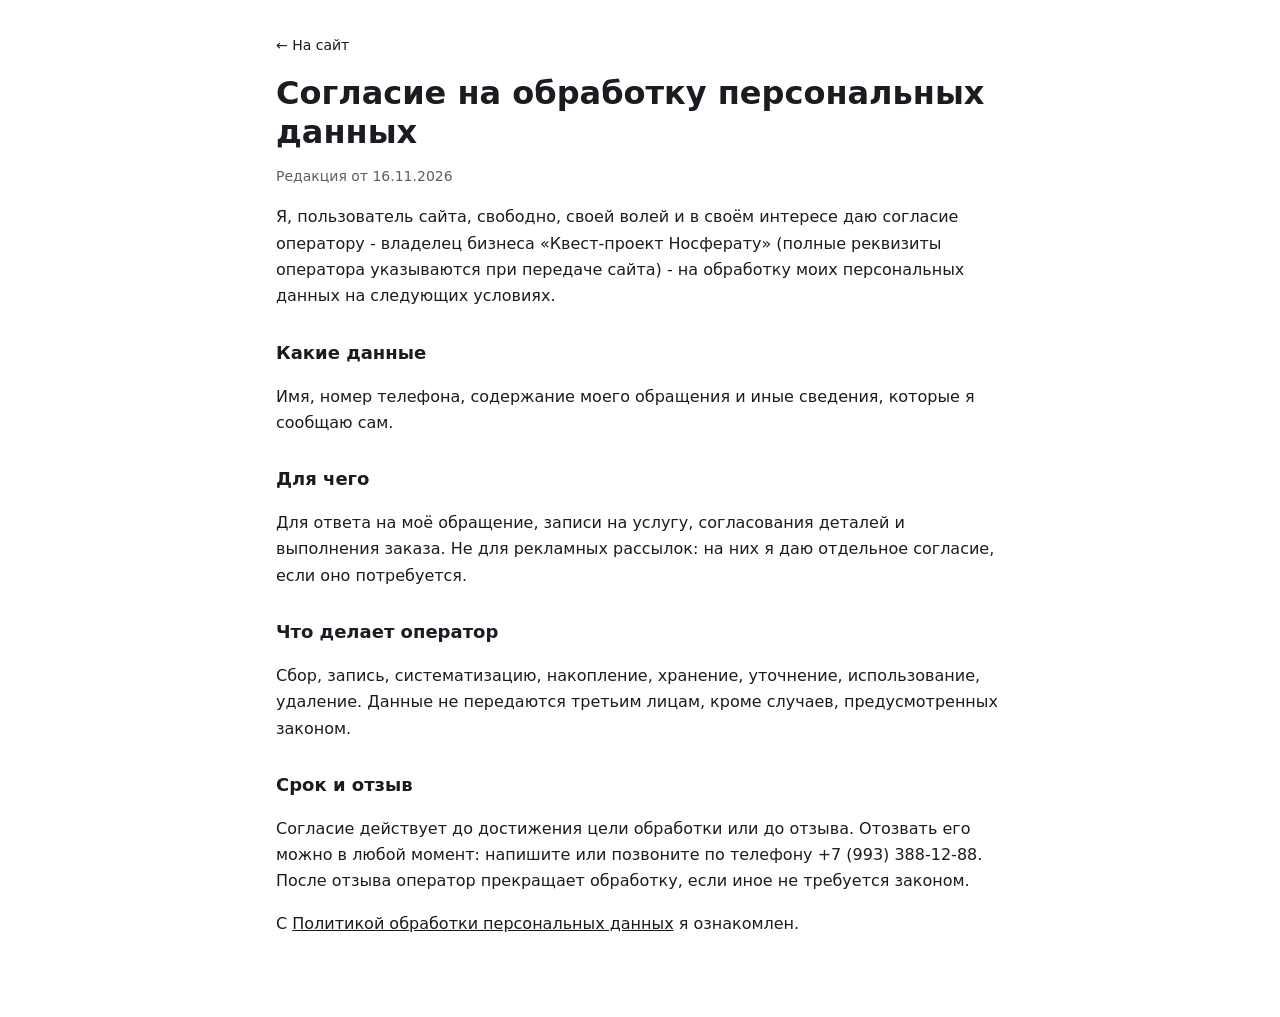
<file: soglasie.html>
<!doctype html>
<html lang="ru">
<head>
<meta charset="utf-8">
<meta name="viewport" content="width=device-width, initial-scale=1">
<title>Согласие на обработку персональных данных - Квест-проект Носферату</title>
<style>:root{--accent:#1a1a1a;--ink:#1b1c22;--ink-2:#5b5d68;--line:#e7e8ee}
*{box-sizing:border-box}
html,body,h1,h2,p,li{hyphens:none;-webkit-hyphens:none}
body{margin:0;background:#fff;color:var(--ink);font:400 16px/1.65 system-ui,-apple-system,"Segoe UI",Arial,sans-serif}
main{max-width:760px;margin:0 auto;padding:32px 16px 64px}
a{color:var(--accent)}
h1{font-size:clamp(24px,4vw,32px);line-height:1.2;margin:16px 0 6px}
h2{font-size:18px;margin:28px 0 8px}
.muted{color:var(--ink-2);font-size:14px}
.back{font-size:14px;text-decoration:none}
ul{padding-left:20px}</style>
</head>
<body>
<main>
<a class="back" href="./">← На сайт</a>
<h1>Согласие на обработку персональных данных</h1>
<p class="muted">Редакция от 16.11.2026</p>

<p>Я, пользователь сайта, свободно, своей волей и в своём интересе даю согласие оператору - владелец бизнеса «Квест-проект Носферату» (полные реквизиты оператора указываются при передаче сайта) - на обработку моих персональных данных на следующих условиях.</p>

<h2>Какие данные</h2>
<p>Имя, номер телефона, содержание моего обращения и иные сведения, которые я сообщаю сам.</p>

<h2>Для чего</h2>
<p>Для ответа на моё обращение, записи на услугу, согласования деталей и выполнения заказа. Не для рекламных рассылок: на них я даю отдельное согласие, если оно потребуется.</p>

<h2>Что делает оператор</h2>
<p>Сбор, запись, систематизацию, накопление, хранение, уточнение, использование, удаление. Данные не передаются третьим лицам, кроме случаев, предусмотренных законом.</p>

<h2>Срок и отзыв</h2>
<p>Согласие действует до достижения цели обработки или до отзыва. Отозвать его можно в любой момент: напишите или позвоните по телефону +7 (993) 388-12-88. После отзыва оператор прекращает обработку, если иное не требуется законом.</p>

<p>С <a href="politika.html">Политикой обработки персональных данных</a> я ознакомлен.</p>

</main>
</body>
</html>
</file>
<file: style-prod.css>
/* Стиль «Продающий»: лендинг под заявки. Главная деталь – калькулятор или онлайн-запись на первом экране
   и живое «сообщение-превью», которое уходит владельцу в мессенджер. Цвета и шрифты – из палитры ниши. */
*, *::before, *::after { box-sizing: border-box; }
:root {
  --hair: color-mix(in srgb, var(--c-ink) 14%, transparent);
  --tint: color-mix(in srgb, var(--c-accent) 12%, var(--c-surface));
  --wrap: 1200px; --gut: clamp(16px, 4vw, 48px);
  --r: 14px;
  --shadow: 0 18px 50px -18px color-mix(in srgb, #000 55%, transparent);
}
html { scroll-behavior: smooth; -webkit-text-size-adjust: 100%; overflow-x: clip; }
body { margin: 0; background: var(--c-canvas); color: var(--c-ink); font: 400 17px/1.55 var(--f-text); -webkit-font-smoothing: antialiased; }
img { display: block; max-width: 100%; }
a { color: inherit; }
h1, h2, h3 { font-family: var(--f-display); font-weight: 700; line-height: 1.06; margin: 0; letter-spacing: -.015em; text-wrap: balance; }
p { margin: 0; }
fieldset { border: 0; margin: 0; padding: 0; min-width: 0; }
:focus-visible { outline: 2px solid var(--c-accent); outline-offset: 3px; border-radius: 4px; }

.s-btn { display: inline-flex; align-items: center; justify-content: center; min-height: 50px; padding: 0 1.4em; border-radius: 999px;
  background: var(--c-accent); color: var(--c-accent-ink); font: 700 .95rem/1.1 var(--f-text); text-decoration: none; border: 1px solid var(--c-accent);
  text-align: center; transition: filter .2s ease, transform .2s ease; cursor: pointer; }
.s-btn:hover { filter: brightness(1.07); }
.s-btn:active { transform: translateY(1px); }
.s-btn--sm { min-height: 40px; padding: 0 1.1em; font-size: .85rem; }
.s-btn--ghost { background: transparent; color: var(--c-ink); border-color: var(--hair); font-weight: 600; }
.s-btn--wide { flex: 1; }

/* шапка */
.s-bar { position: sticky; top: 0; z-index: 30; display: flex; align-items: center; justify-content: space-between; gap: 16px;
  padding: 10px var(--gut); background: color-mix(in srgb, var(--c-canvas) 88%, transparent); -webkit-backdrop-filter: blur(10px); backdrop-filter: blur(10px); }
.s-bar.is-scrolled { box-shadow: 0 1px 0 var(--hair); }
.s-bar__brand { font: 700 1rem/1 var(--f-display); text-decoration: none; display: inline-flex; align-items: center; gap: .6em; min-height: 44px; white-space: nowrap; min-width: 0; }
.s-bar__brand i { width: .75em; height: .75em; border-radius: 50%; background: var(--c-accent); }
.s-bar__right { display: flex; align-items: center; gap: 16px; }
.s-bar__tel { text-decoration: none; font-weight: 700; font-size: .95rem; font-variant-numeric: tabular-nums; }

main { max-width: var(--wrap); margin: 0 auto; padding: 0 var(--gut); }

/* первый экран: текст слева, виджет справа, фото ниши – приглушённым фоном */
.s-hero { position: relative; display: grid; grid-template-columns: minmax(0, 1fr) minmax(0, 460px); gap: clamp(28px, 5vw, 64px); align-items: start;
  padding: clamp(32px, 6vw, 72px) 0 clamp(40px, 6vw, 72px); isolation: isolate; }
.s-hero__bg { position: absolute; z-index: -1; margin: 0; top: 0; left: calc(50% - 50vw); width: 100vw; height: min(78%, 620px); overflow: hidden; }
.s-hero__bg img { width: 100%; height: 100%; object-fit: cover; opacity: .3; filter: saturate(.85); }
.s-hero__bg::after { content: ""; position: absolute; inset: 0; background: linear-gradient(180deg, color-mix(in srgb, var(--c-canvas) 40%, transparent), var(--c-canvas) 96%); }
/* фото бизнеса крупно в левой колонке: владелец узнаёт своё место с первого экрана */
.s-hero__photo { margin: 30px 0 0; }
.s-hero__photo img { width: 100%; aspect-ratio: 16 / 9; object-fit: cover; border-radius: var(--r); border: 1px solid var(--hair); }
.s-hero__photo figcaption { margin-top: 8px; font-size: .84rem; color: var(--c-ink-soft); }
.s-eyebrow { display: inline-block; font-size: .8rem; font-weight: 700; letter-spacing: .1em; text-transform: uppercase; color: var(--c-accent-deep, var(--c-accent)); margin-bottom: 16px; }
.s-hero h1 { font-size: calc(clamp(2.1rem, 4.4vw, 3.7rem) * var(--h1k, 1)); overflow-wrap: normal; hyphens: none; }
.s-lead { margin-top: 18px; font-size: 1.12rem; color: var(--c-ink-soft); max-width: 32em; }
.s-ticks { list-style: none; margin: 26px 0 0; padding: 0; display: grid; gap: 12px; }
.s-ticks li { position: relative; padding-left: 34px; font-weight: 600; line-height: 1.35; }
.s-ticks li::before { content: ""; position: absolute; left: 0; top: .1em; width: 22px; height: 22px; border-radius: 50%; background: var(--c-accent);
  -webkit-mask: radial-gradient(circle, #000 0 100%); }
.s-ticks li::after { content: ""; position: absolute; left: 7px; top: calc(.1em + 5px); width: 6px; height: 10px; border: solid var(--c-accent-ink); border-width: 0 2px 2px 0; transform: rotate(45deg); }
.s-rating { margin-top: 26px; font-size: .92rem; color: var(--c-ink-soft); }
.s-rating b { color: var(--c-ink); font-size: 1.1rem; }

/* виджет */
.s-hero__widget { position: sticky; top: 76px; }
.s-widget { background: var(--c-surface); border-radius: var(--r); padding: 24px; box-shadow: var(--shadow); display: grid; gap: 18px; border: 1px solid var(--hair); }
.s-widget__title { font-size: 1.3rem; }
.s-widget legend, .s-range label { font-size: .78rem; font-weight: 700; letter-spacing: .08em; text-transform: uppercase; color: var(--c-ink-soft); margin-bottom: 8px; padding: 0; }
.s-chips { display: flex; flex-wrap: wrap; gap: 8px; }
.s-chips--col { flex-direction: column; flex-wrap: nowrap; }
.s-chip { position: relative; display: inline-flex; align-items: center; gap: 10px; min-height: 42px; padding: 8px 14px; border-radius: 10px; border: 1px solid var(--hair);
  cursor: pointer; font-size: .92rem; font-weight: 600; transition: border-color .15s ease, background-color .15s ease; }
.s-chip--row { justify-content: space-between; }
.s-chip--row b { font-weight: 700; white-space: nowrap; font-variant-numeric: tabular-nums; }
.s-chip--row b small { font-weight: 500; color: var(--c-ink-soft); }
.s-chip__p { font-weight: 500; font-size: .8rem; color: var(--c-ink-soft); white-space: nowrap; }
.s-chip input { position: absolute; opacity: 0; pointer-events: none; }
.s-chip:has(input:checked) { border-color: var(--c-accent); background: var(--tint); }
.s-chip:has(input:focus-visible) { outline: 2px solid var(--c-accent); outline-offset: 2px; }
.s-chip[aria-disabled="true"] { opacity: .4; cursor: default; }
.s-check { display: flex; align-items: center; gap: 10px; font-weight: 600; font-size: .92rem; cursor: pointer; }
.s-check input { width: 20px; height: 20px; accent-color: var(--c-accent); }
.s-check b { margin-left: auto; font-variant-numeric: tabular-nums; }
.s-range { display: grid; gap: 6px; }
.s-range label { display: flex; justify-content: space-between; margin: 0; }
.s-range label b { color: var(--c-ink); font-size: 1rem; font-weight: 700; letter-spacing: 0; text-transform: none; font-variant-numeric: tabular-nums; }
.s-range input { width: 100%; accent-color: var(--c-accent); height: 28px; }
.s-total { display: flex; align-items: baseline; justify-content: space-between; gap: 12px; padding-top: 14px; border-top: 1px solid var(--hair); }
.s-total span { color: var(--c-ink-soft); font-weight: 600; }
.s-total b { font: 700 1.9rem/1 var(--f-display); font-variant-numeric: tabular-nums; color: var(--c-accent); }

/* сообщение-превью: пузырь чата */
.s-bubble { position: relative; background: var(--tint); border-radius: 16px 16px 4px 16px; padding: 12px 14px; margin-left: 18px; }
.s-bubble__label { display: block; font-size: .72rem; font-weight: 700; letter-spacing: .08em; text-transform: uppercase; color: var(--c-ink-soft); margin-bottom: 4px; }
.s-bubble p { font-size: .93rem; line-height: 1.45; }
.s-send { display: flex; gap: 8px; }
.s-send__note { font-size: .82rem; color: var(--c-accent-deep, var(--c-accent)); }
.s-demo { font-size: .78rem; color: var(--c-ink-soft); }

/* секции */
.s-section { padding: clamp(56px, 8vw, 96px) 0 0; }
.s-section__head { display: grid; gap: 10px; margin-bottom: 28px; max-width: 46em; }
.s-section__head h2 { font-size: clamp(1.7rem, 3.2vw, 2.5rem); }
.s-section__head p { color: var(--c-ink-soft); }
.s-note { margin-top: 16px; font-size: .88rem; color: var(--c-ink-soft); max-width: 52em; }

.s-incl { display: grid; grid-template-columns: 1fr 1fr; gap: 16px; }
.s-incl > div { background: var(--c-surface); border-radius: var(--r); padding: 26px; border: 1px solid var(--hair); }
.s-incl > div:first-child { background: var(--tint); border-color: transparent; }
.s-incl h3 { font-size: 1.1rem; margin-bottom: 14px; }
.s-incl ul { margin: 0; padding-left: 1.1em; display: grid; gap: 8px; }

.s-board { display: grid; grid-template-columns: repeat(auto-fit, minmax(min(100%, 420px), 1fr)); gap: 12px 56px; }
.s-board__title { font: 700 .8rem var(--f-text); letter-spacing: .1em; text-transform: uppercase; color: var(--c-ink-soft); margin: 6px 0; }
.s-board__list { list-style: none; margin: 0; padding: 0; }
.s-board__row { display: flex; align-items: baseline; gap: 10px; padding: 12px 0; border-bottom: 1px solid var(--hair); }
.s-board__name { font-weight: 600; }
.s-board__name em { display: block; font-style: normal; font-size: .84rem; color: var(--c-ink-soft); font-weight: 400; }
.s-board__dots { flex: 1; }
.s-board__price { font: 700 1.1rem/1 var(--f-display); font-variant-numeric: tabular-nums; white-space: nowrap; }
.s-board__price small { font: 500 .78rem var(--f-text); color: var(--c-ink-soft); }

.s-steps { list-style: none; margin: 0; padding: 0; display: grid; grid-template-columns: repeat(auto-fit, minmax(min(100%, 170px), 1fr)); gap: 14px; }
.s-steps__item { background: var(--c-surface); border-radius: var(--r); padding: 22px; border: 1px solid var(--hair); }
.s-steps__n { display: inline-grid; place-items: center; width: 36px; height: 36px; border-radius: 50%; background: var(--c-accent); color: var(--c-accent-ink); font: 700 .85rem var(--f-text); }
.s-steps h3 { font-size: 1.1rem; margin-top: 14px; overflow-wrap: normal; hyphens: none; }
.s-steps__item { min-width: 0; }
.s-steps p { margin-top: 8px; color: var(--c-ink-soft); font-size: .95rem; }

.s-photos { display: grid; grid-template-columns: repeat(3, 1fr); gap: 12px; padding-top: clamp(56px, 8vw, 96px); }
.s-photos figure { margin: 0; }
.s-photos img { width: 100%; aspect-ratio: 1 / 1; object-fit: cover; border-radius: var(--r); }
.s-photos figcaption { font-size: .82rem; color: var(--c-ink-soft); margin-top: 8px; }

.s-promises { list-style: none; margin: 0; padding: 0; display: grid; grid-template-columns: repeat(auto-fit, minmax(min(100%, 260px), 1fr)); gap: 16px; }
.s-promises li { border-radius: var(--r); padding: 24px; background: var(--c-surface); border-top: 4px solid var(--c-accent); display: grid; gap: 8px; align-content: start; }
.s-promises h3 { font-size: 1.08rem; }
.s-promises p { color: var(--c-ink-soft); font-size: .95rem; }

.s-reviews { list-style: none; margin: 0; padding: 0; display: grid; grid-template-columns: repeat(auto-fit, minmax(min(100%, 280px), 1fr)); gap: 16px; }
.s-reviews li { background: var(--c-surface); border-radius: var(--r); padding: 24px; display: grid; gap: 14px; align-content: start; border: 1px solid var(--hair); }
.s-reviews blockquote { margin: 0; font-size: 1.02rem; }
.s-reviews__who { font-size: .85rem; color: var(--c-ink-soft); }
.s-section__head--reviews { max-width: none; }
.s-reviews__rating { display: flex; flex-wrap: wrap; align-items: center; gap: 6px 12px; color: var(--c-ink-soft); font-size: .95rem; }
.s-reviews__num { font-weight: 700; font-size: 1.4rem; color: var(--c-ink); }
.s-reviews__stars { --r: 5; display: inline-block; width: 5em; height: 1em; font-size: .95rem; line-height: 1; letter-spacing: .05em; white-space: nowrap; color: color-mix(in srgb, var(--c-ink) 18%, transparent); position: relative; }
.s-reviews__stars::before { content: "★★★★★"; }
.s-reviews__stars::after { content: "★★★★★"; position: absolute; inset: 0; width: calc(var(--r) / 5 * 100%); overflow: hidden; color: var(--c-accent); }
.s-reviews__all { color: var(--c-ink); text-underline-offset: 3px; }
.s-reviews__all:hover { color: var(--c-accent-deep, var(--c-accent)); }

.s-faq { display: grid; gap: 10px; max-width: 860px; }
.s-faq details { background: var(--c-surface); border-radius: 12px; border: 1px solid var(--hair); }
.s-faq summary { cursor: pointer; list-style: none; padding: 18px 52px 18px 20px; font-weight: 700; position: relative; }
.s-faq summary::-webkit-details-marker { display: none; }
.s-faq summary::after { content: "+"; position: absolute; right: 20px; top: 50%; transform: translateY(-50%); font: 700 1.4rem/1 var(--f-display); color: var(--c-accent); }
.s-faq details[open] summary::after { content: "–"; }
.s-faq details p { padding: 0 20px 18px; color: var(--c-ink-soft); }

.s-contacts { display: grid; grid-template-columns: 1.2fr 1fr; gap: 32px; background: var(--tint); border-radius: var(--r); padding: clamp(22px, 4vw, 40px); align-items: center; }
.s-contacts dl { margin: 0; display: grid; gap: 14px; }
.s-contacts dl div { display: grid; grid-template-columns: 110px 1fr; gap: 12px; }
.s-contacts dt { color: var(--c-ink-soft); font-size: .9rem; }
.s-contacts dd { margin: 0; font-weight: 600; }
.s-contacts dd a { text-decoration: none; }
.s-contacts__actions { display: flex; flex-wrap: wrap; gap: 10px; }

.s-foot { max-width: var(--wrap); margin: clamp(56px, 8vw, 96px) auto 0; padding: 22px var(--gut) 40px; border-top: 1px solid var(--hair);
  display: flex; justify-content: space-between; gap: 16px; font-size: .85rem; color: var(--c-ink-soft); flex-wrap: wrap; }
.s-dock { display: none; }
.s-slot { border-bottom: 1px dashed currentColor; opacity: .75; white-space: nowrap; }

@media (prefers-reduced-motion: no-preference) {
  .s-reveal { opacity: 0; transform: translateY(14px); transition: opacity .5s ease, transform .5s cubic-bezier(.2, .7, .2, 1); }
  .s-reveal.is-in { opacity: 1; transform: none; }
  .s-hero__text, .s-hero__widget { animation: s-rise .6s cubic-bezier(.2, .7, .2, 1) both; }
  .s-hero__widget { animation-delay: .1s; }
}
@keyframes s-rise { from { opacity: 0; transform: translateY(12px); } }

@media (max-width: 960px) {
  .s-hero { grid-template-columns: 1fr; }
  .s-hero__widget { position: static; }
  .s-hero__bg { height: 420px; }
  .s-hero__photo { display: none; }
  .s-incl, .s-contacts { grid-template-columns: 1fr; }
}
@media (max-width: 640px) {
  body { font-size: 16px; padding-bottom: 76px; }
  .s-bar__tel { display: none; }
  .s-bar { gap: 10px; }
  .s-bar__brand { font-size: .92rem; overflow: hidden; text-overflow: ellipsis; }
  .s-bar .s-btn--sm { white-space: nowrap; font-size: .78rem; padding: 0 .8em; flex-shrink: 0; }
  .s-widget { padding: 18px; }
  .s-steps { grid-template-columns: 1fr; }
  .s-photos { grid-template-columns: 1fr 1fr; }
  .s-photos figure:first-child { grid-column: 1 / -1; }
  .s-photos figure:first-child img { aspect-ratio: 16 / 10; }
  .s-contacts dl div { grid-template-columns: 1fr; gap: 2px; }
  .s-send { flex-direction: column; }
  .s-dock { display: flex; gap: 8px; position: fixed; z-index: 40; left: 0; right: 0; bottom: 0; padding: 10px 12px calc(10px + env(safe-area-inset-bottom));
    background: color-mix(in srgb, var(--c-canvas) 92%, transparent); -webkit-backdrop-filter: blur(10px); backdrop-filter: blur(10px); box-shadow: 0 -1px 0 var(--hair); }
  .s-dock .s-btn { flex: 1; min-height: 48px; font-size: .88rem; padding: 0 .9em; white-space: nowrap; }
  .s-dock .s-btn:first-child { flex: 1.7; }
}

/* n08v1 */
html, body, h1, h2, h3, p, li { hyphens: none; -webkit-hyphens: none; }
.nw { white-space: nowrap; }
html, body { overflow-x: clip; }
.sr-only { position: absolute; width: 1px; height: 1px; margin: -1px; padding: 0; overflow: hidden; clip: rect(0 0 0 0); white-space: nowrap; border: 0; }
:root { --shadow: 0 20px 46px -22px rgb(60 8 40 / .5); --k-violet: #7b2ff7; --k-pink: #ff2e6e; --k-orange: #ff8a1f; --k-sun: #ffd23f; --k-red: #c8102e; }
/* Oswald 700 заголовки, Onest текст */
h1, h2, h3, .s-bar__brand { font-weight: 700; letter-spacing: .005em; }
.s-hero h1 { font-size: clamp(2rem, 4.1vw, 3.3rem); line-height: 1.12; }
.s-section h2, .s-final h2, .s-section__head h2 { font-size: clamp(1.6rem, 3vw, 2.3rem); line-height: 1.2; }
h3 { line-height: 1.2; font-size: 1.25em; }
.s-bar__brand { font-size: 1.2rem; white-space: nowrap; text-transform: uppercase; letter-spacing: .06em; }
.s-bar__brand i { width: .95em; height: .95em; background: conic-gradient(var(--k-violet), var(--k-pink), var(--k-orange), var(--k-sun), var(--k-violet)); }
.s-btn { box-shadow: 0 8px 18px -10px rgb(163 13 37 / .9); }
.s-btn--ghost { box-shadow: none; }

/* ПЕРВЫЙ ЭКРАН: неоновая подложка, поверх фото с прозрачностью .4, узор из летучих мышей и светлая вуаль под текстом слева */
.s-hero__bg { height: min(100%, 900px); background: linear-gradient(104deg, #7b2ff7 0%, #ff2e6e 34%, #ff8a1f 68%, #ffd23f 100%); }
.s-hero__bg img { opacity: .4; filter: saturate(1.3); object-position: 50% 50%; }
.s-hero__bg::before { content: ""; position: absolute; inset: 0; z-index: 1; background: url("data:image/svg+xml,%3Csvg%20xmlns%3D%22http%3A%2F%2Fwww.w3.org%2F2000%2Fsvg%22%20width%3D%22400%22%20height%3D%22400%22%20viewBox%3D%220%200%20400%20400%22%3E%3Cpath%20transform%3D%22translate(46%2052)%20rotate(-12)%20scale(1.5)%22%20fill%3D%22%231d1020%22%20d%3D%22M0%20-3C3%20-9%208%20-10%2014%20-6C12%20-4%2011%20-2%2012%201C9%20-1%207%200%205%203C3%201%201%201%200%204C-1%201%20-3%201%20-5%203C-7%200%20-9%20-1%20-12%201C-11%20-2%20-12%20-4%20-14%20-6C-8%20-10%20-3%20-9%200%20-3Z%22%2F%3E%3Cpath%20fill%3D%22%23ffffff%22%20d%3D%22M120%2018Q122.16%2027.84%20132%2030Q122.16%2032.16%20120%2042Q117.84%2032.16%20108%2030Q117.84%2027.84%20120%2018Z%22%2F%3E%3Ccircle%20cx%3D%22170%22%20cy%3D%2276%22%20r%3D%225%22%20fill%3D%22%23ffd23f%22%2F%3E%3Cpath%20transform%3D%22translate(232%2040)%20rotate(14)%20scale(1.1)%22%20fill%3D%22%231d1020%22%20d%3D%22M0%20-3C3%20-9%208%20-10%2014%20-6C12%20-4%2011%20-2%2012%201C9%20-1%207%200%205%203C3%201%201%201%200%204C-1%201%20-3%201%20-5%203C-7%200%20-9%20-1%20-12%201C-11%20-2%20-12%20-4%20-14%20-6C-8%20-10%20-3%20-9%200%20-3Z%22%2F%3E%3Cpath%20transform%3D%22translate(300%2070)%20scale(1.3)%22%20fill%3D%22%23ffffff%22%20d%3D%22M0%20-9C4%20-3%206%200%206%203A6%206%200%200%201%20-6%203C-6%200%20-4%20-3%200%20-9Z%22%2F%3E%3Cpath%20fill%3D%22%23ffd23f%22%20d%3D%22M356%2027Q357.62%2034.38%20365%2036Q357.62%2037.62%20356%2045Q354.38%2037.62%20347%2036Q354.38%2034.38%20356%2027Z%22%2F%3E%3Cpath%20fill%3D%22%23ffffff%22%20d%3D%22M24%20134Q25.44%20140.56%2032%20142Q25.44%20143.44%2024%20150Q22.56%20143.44%2016%20142Q22.56%20140.56%2024%20134Z%22%2F%3E%3Cpath%20transform%3D%22translate(88%20138)%20scale(1.2)%22%20fill%3D%22%23ffd23f%22%20d%3D%22M0%20-9C4%20-3%206%200%206%203A6%206%200%200%201%20-6%203C-6%200%20-4%20-3%200%20-9Z%22%2F%3E%3Cpath%20transform%3D%22translate(150%20160)%20rotate(10)%20scale(1.9)%22%20fill%3D%22%231d1020%22%20d%3D%22M0%20-3C3%20-9%208%20-10%2014%20-6C12%20-4%2011%20-2%2012%201C9%20-1%207%200%205%203C3%201%201%201%200%204C-1%201%20-3%201%20-5%203C-7%200%20-9%20-1%20-12%201C-11%20-2%20-12%20-4%20-14%20-6C-8%20-10%20-3%20-9%200%20-3Z%22%2F%3E%3Ccircle%20cx%3D%22228%22%20cy%3D%22130%22%20r%3D%226%22%20fill%3D%22%23ffffff%22%2F%3E%3Cpath%20fill%3D%22%23ffd23f%22%20d%3D%22M280%20153Q282.34%20163.66%20293%20166Q282.34%20168.34%20280%20179Q277.66%20168.34%20267%20166Q277.66%20163.66%20280%20153Z%22%2F%3E%3Cpath%20transform%3D%22translate(352%20138)%20rotate(-18)%20scale(1.3)%22%20fill%3D%22%231d1020%22%20d%3D%22M0%20-3C3%20-9%208%20-10%2014%20-6C12%20-4%2011%20-2%2012%201C9%20-1%207%200%205%203C3%201%201%201%200%204C-1%201%20-3%201%20-5%203C-7%200%20-9%20-1%20-12%201C-11%20-2%20-12%20-4%20-14%20-6C-8%20-10%20-3%20-9%200%20-3Z%22%2F%3E%3Ccircle%20cx%3D%2244%22%20cy%3D%22236%22%20r%3D%225%22%20fill%3D%22%23ffd23f%22%2F%3E%3Cpath%20transform%3D%22translate(104%20250)%20rotate(20)%20scale(1.2)%22%20fill%3D%22%231d1020%22%20d%3D%22M0%20-3C3%20-9%208%20-10%2014%20-6C12%20-4%2011%20-2%2012%201C9%20-1%207%200%205%203C3%201%201%201%200%204C-1%201%20-3%201%20-5%203C-7%200%20-9%20-1%20-12%201C-11%20-2%20-12%20-4%20-14%20-6C-8%20-10%20-3%20-9%200%20-3Z%22%2F%3E%3Cpath%20fill%3D%22%23ffffff%22%20d%3D%22M176%20222Q177.8%20230.2%20186%20232Q177.8%20233.8%20176%20242Q174.2%20233.8%20166%20232Q174.2%20230.2%20176%20222Z%22%2F%3E%3Cpath%20transform%3D%22translate(240%20252)%20scale(1.4)%22%20fill%3D%22%23ffd23f%22%20d%3D%22M0%20-9C4%20-3%206%200%206%203A6%206%200%200%201%20-6%203C-6%200%20-4%20-3%200%20-9Z%22%2F%3E%3Cpath%20transform%3D%22translate(300%20234)%20rotate(-8)%20scale(1.7)%22%20fill%3D%22%231d1020%22%20d%3D%22M0%20-3C3%20-9%208%20-10%2014%20-6C12%20-4%2011%20-2%2012%201C9%20-1%207%200%205%203C3%201%201%201%200%204C-1%201%20-3%201%20-5%203C-7%200%20-9%20-1%20-12%201C-11%20-2%20-12%20-4%20-14%20-6C-8%20-10%20-3%20-9%200%20-3Z%22%2F%3E%3Ccircle%20cx%3D%22372%22%20cy%3D%22252%22%20r%3D%226%22%20fill%3D%22%23ffffff%22%2F%3E%3Cpath%20transform%3D%22translate(30%20336)%20scale(1.2)%22%20fill%3D%22%23ffffff%22%20d%3D%22M0%20-9C4%20-3%206%200%206%203A6%206%200%200%201%20-6%203C-6%200%20-4%20-3%200%20-9Z%22%2F%3E%3Cpath%20fill%3D%22%23ffd23f%22%20d%3D%22M88%20338Q90.16%20347.84%20100%20350Q90.16%20352.16%2088%20362Q85.84%20352.16%2076%20350Q85.84%20347.84%2088%20338Z%22%2F%3E%3Cpath%20transform%3D%22translate(158%20330)%20rotate(-14)%20scale(1.4)%22%20fill%3D%22%231d1020%22%20d%3D%22M0%20-3C3%20-9%208%20-10%2014%20-6C12%20-4%2011%20-2%2012%201C9%20-1%207%200%205%203C3%201%201%201%200%204C-1%201%20-3%201%20-5%203C-7%200%20-9%20-1%20-12%201C-11%20-2%20-12%20-4%20-14%20-6C-8%20-10%20-3%20-9%200%20-3Z%22%2F%3E%3Ccircle%20cx%3D%22220%22%20cy%3D%22350%22%20r%3D%225%22%20fill%3D%22%23ffffff%22%2F%3E%3Cpath%20transform%3D%22translate(282%20346)%20rotate(16)%20scale(1.1)%22%20fill%3D%22%231d1020%22%20d%3D%22M0%20-3C3%20-9%208%20-10%2014%20-6C12%20-4%2011%20-2%2012%201C9%20-1%207%200%205%203C3%201%201%201%200%204C-1%201%20-3%201%20-5%203C-7%200%20-9%20-1%20-12%201C-11%20-2%20-12%20-4%20-14%20-6C-8%20-10%20-3%20-9%200%20-3Z%22%2F%3E%3Cpath%20fill%3D%22%23ffffff%22%20d%3D%22M350%20321Q351.62%20328.38%20359%20330Q351.62%20331.62%20350%20339Q348.38%20331.62%20341%20330Q348.38%20328.38%20350%20321Z%22%2F%3E%3C%2Fsvg%3E") 0 0 / 400px 400px repeat; opacity: .9;
  -webkit-mask: linear-gradient(180deg, #000 0%, #000 68%, transparent 100%); mask: linear-gradient(180deg, #000 0%, #000 68%, transparent 100%); }
.s-hero__bg::after { z-index: 2; background:
  linear-gradient(90deg, color-mix(in srgb, var(--c-canvas) 58%, transparent) 0%, color-mix(in srgb, var(--c-canvas) 30%, transparent) 34%, transparent 58%),
  linear-gradient(180deg, transparent 0%, transparent 72%, var(--c-canvas) 100%); }
.s-hero__text .s-lead, .s-hero__text .s-ticks li { color: var(--c-ink); font-weight: 700; }
.s-hero__text .s-lead { text-shadow: 0 0 12px var(--c-canvas), 0 0 26px var(--c-canvas); }
.s-hero__text h1 { text-shadow: 0 2px 20px color-mix(in srgb, var(--c-canvas) 90%, transparent); }
.s-eyebrow { text-transform: none; letter-spacing: 0; font-size: .92rem; background: #fff; color: var(--c-accent-deep); padding: .5em 1.1em; border-radius: 999px; box-shadow: 0 6px 16px -8px rgb(60 8 40 / .55); }
.s-ticks li::before { background: var(--k-red); }
.s-ticks li:nth-child(2)::before { background: var(--k-violet); }
.s-ticks li:nth-child(3)::before { background: var(--k-orange); }
.s-ticks li::after { border-color: #fff; }
.s-rating { display: inline-block; background: var(--k-sun); color: var(--c-ink); font-weight: 700; padding: .55em 1.1em; border-radius: 999px; transform: rotate(-2deg); box-shadow: 0 8px 18px -10px rgb(60 8 40 / .65); }
.s-rating b { font-size: 1.15rem; color: var(--c-ink); }
.s-hero__photo img { aspect-ratio: 16 / 10; border: 4px solid #fff; border-radius: 18px; box-shadow: var(--shadow); transform: rotate(-1.2deg); }
.s-hero__photo figcaption { color: var(--c-ink); font-weight: 700; }
.s-widget { border: 3px solid #fff; box-shadow: var(--shadow); }
@media (prefers-reduced-motion: no-preference) {
  .s-hero__bg::before { animation: n08-bats 1.3s cubic-bezier(.2, .7, .2, 1) both; }
  @keyframes n08-bats { from { opacity: 0; transform: translateY(-28px); } to { opacity: .9; transform: none; } }
}

/* ниже первого экрана - те же цвета, спокойнее */
.s-promises li:nth-child(4n+1) { border-top-color: var(--k-red); }
.s-promises li:nth-child(4n+2) { border-top-color: var(--k-violet); }
.s-promises li:nth-child(4n+3) { border-top-color: var(--k-orange); }
.s-promises li:nth-child(4n+4) { border-top-color: var(--k-pink); }

@media (max-width: 560px) {
  .s-bar__brand { font-size: .95rem; gap: 6px; }
  .s-bar .s-btn--sm { padding-left: 12px; padding-right: 12px; font-size: .78rem; }
}
@media (max-width: 880px) {
  .s-hero h1 { font-size: clamp(1.9rem, 8vw, 2.4rem); }
  .s-hero__bg { height: 620px; background: linear-gradient(170deg, #7b2ff7 0%, #ff2e6e 34%, #ff8a1f 68%, #ffd23f 100%); }
  .s-hero__bg::after { background:
    linear-gradient(180deg, color-mix(in srgb, var(--c-canvas) 46%, transparent) 0%, color-mix(in srgb, var(--c-canvas) 20%, transparent) 55%, var(--c-canvas) 100%); }
}
</file>
